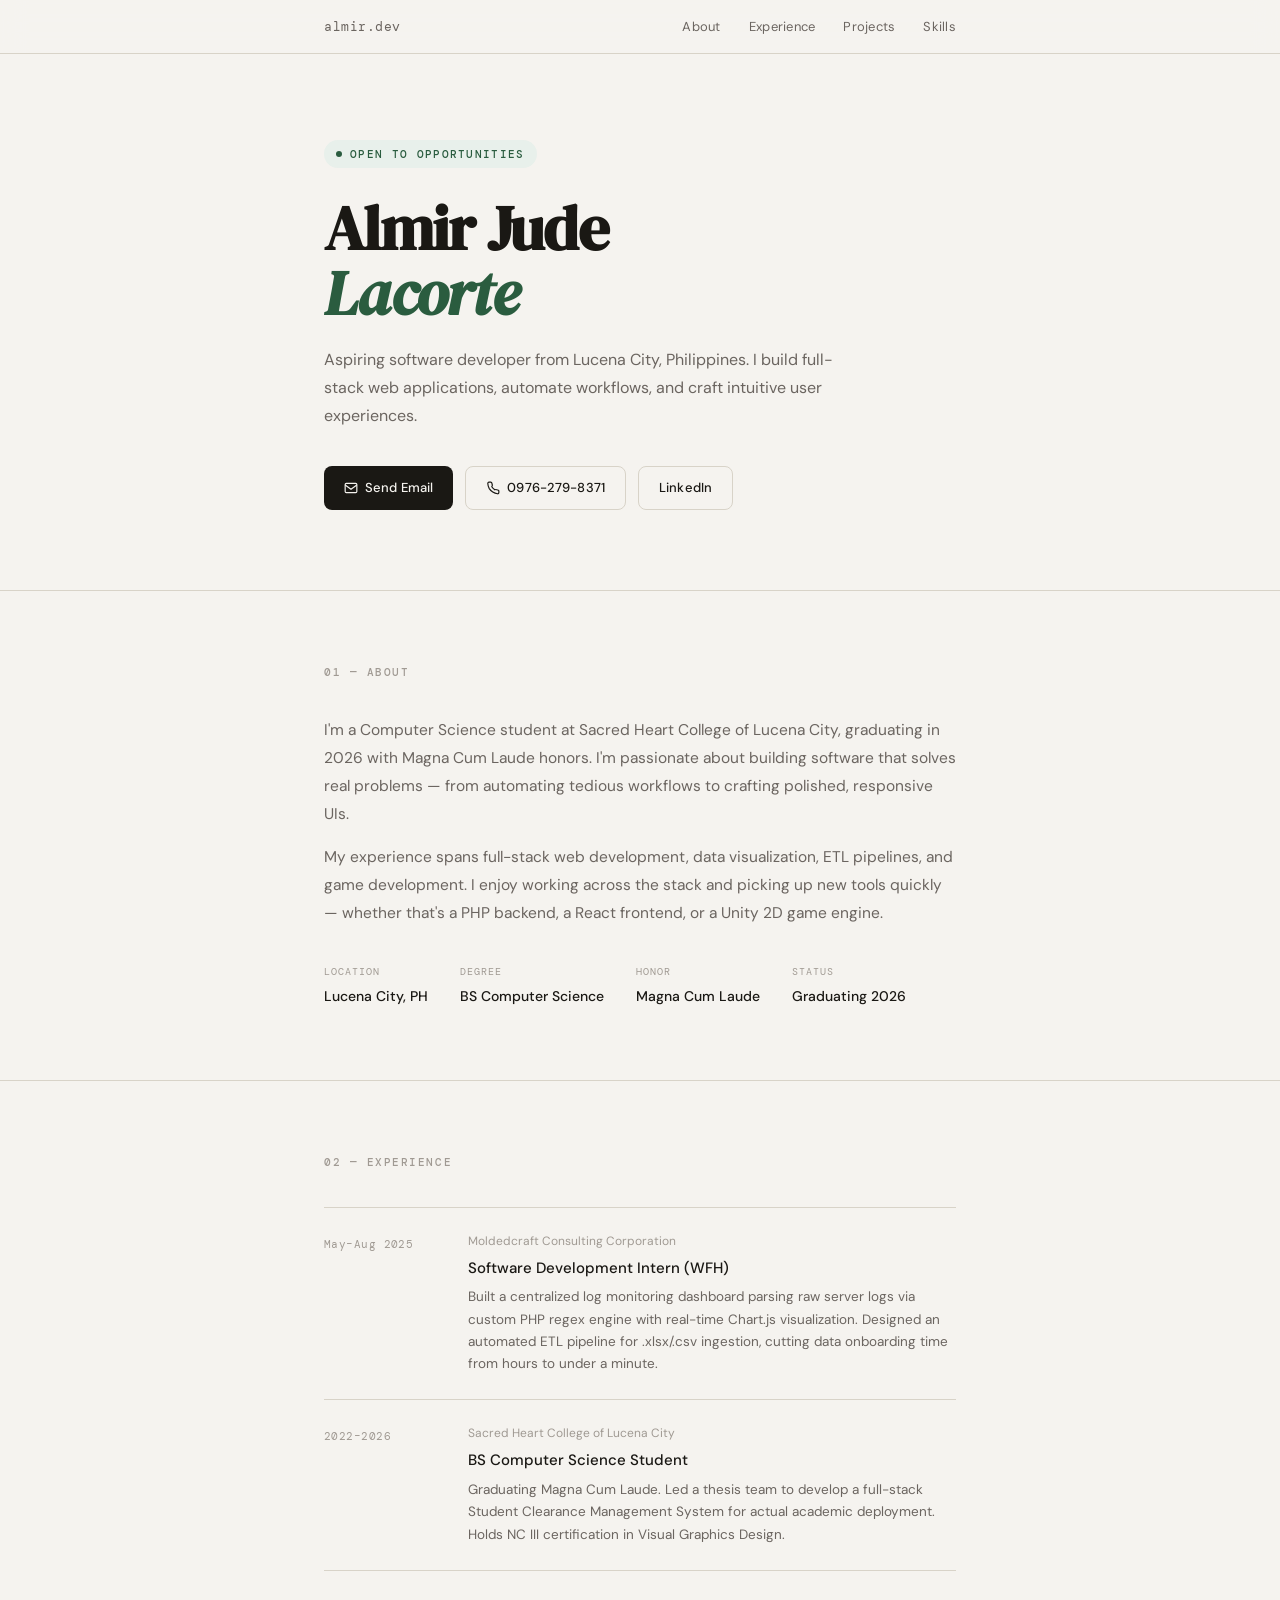
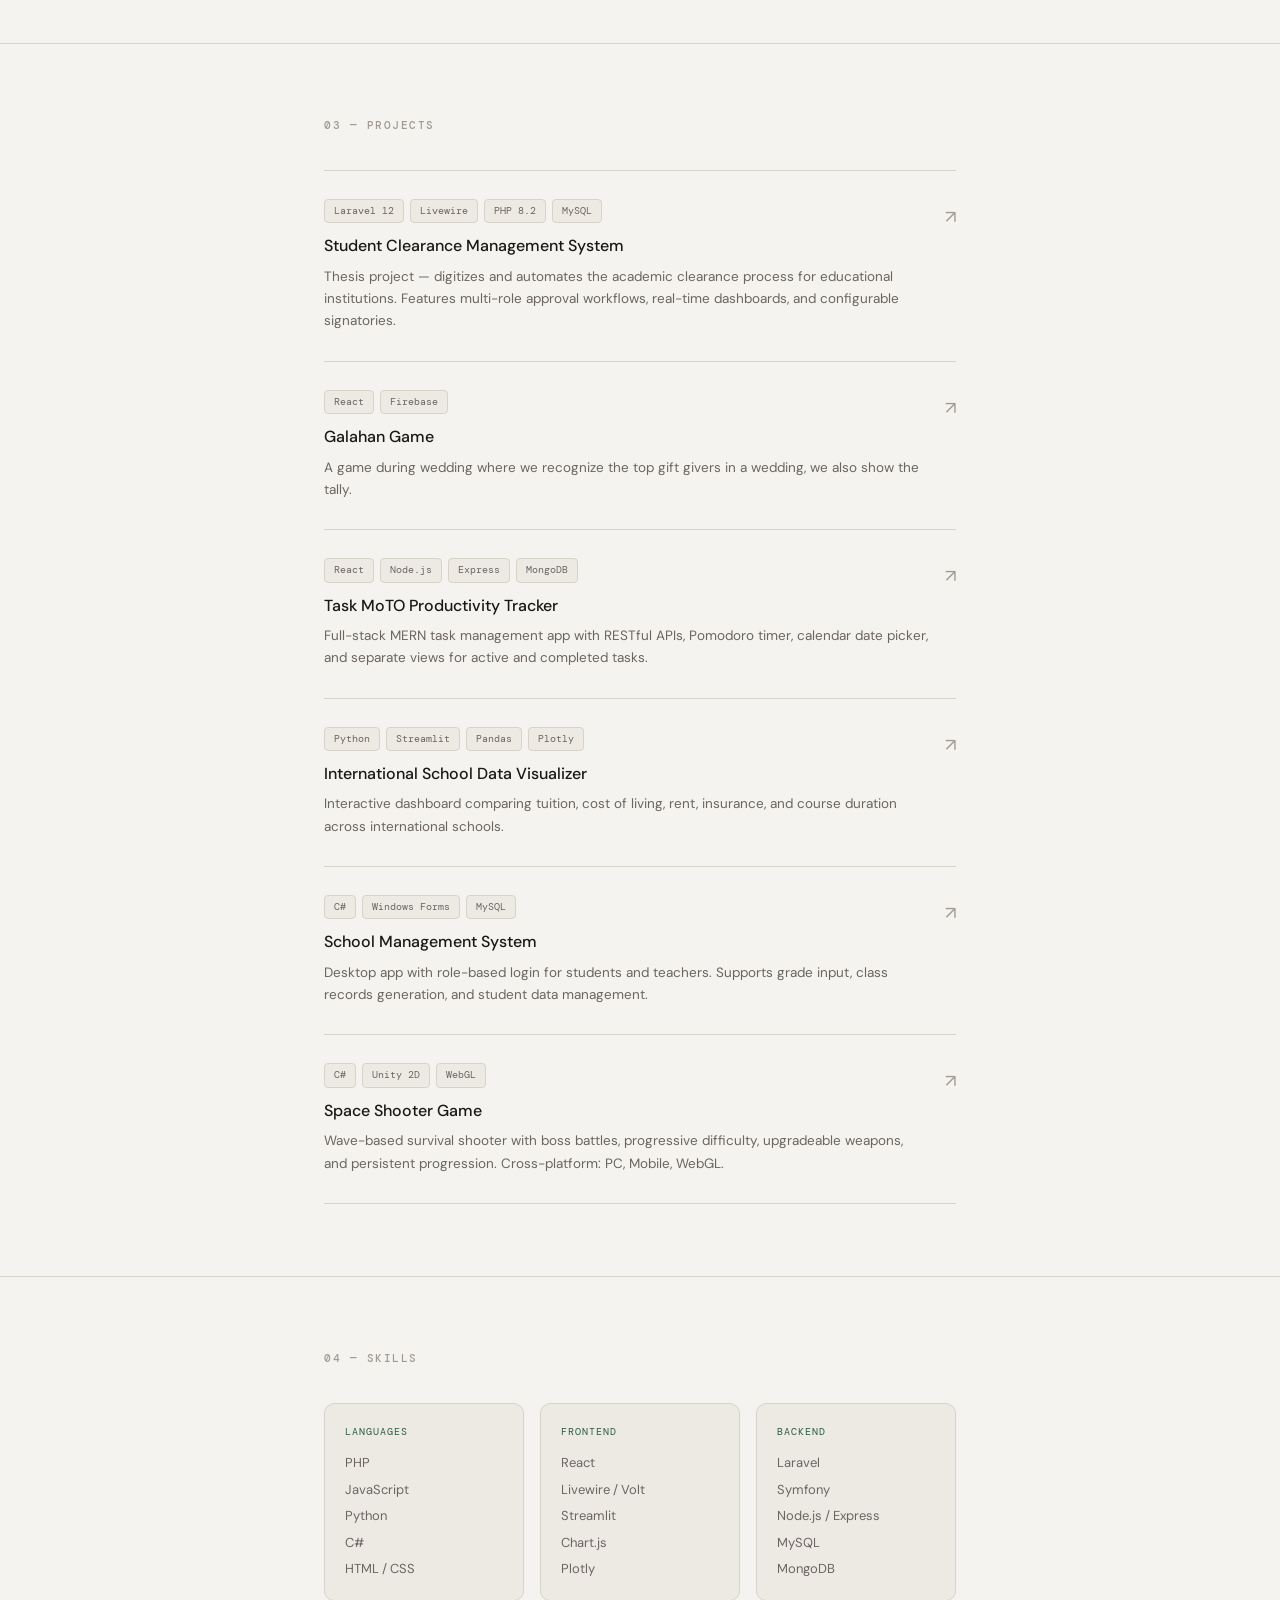
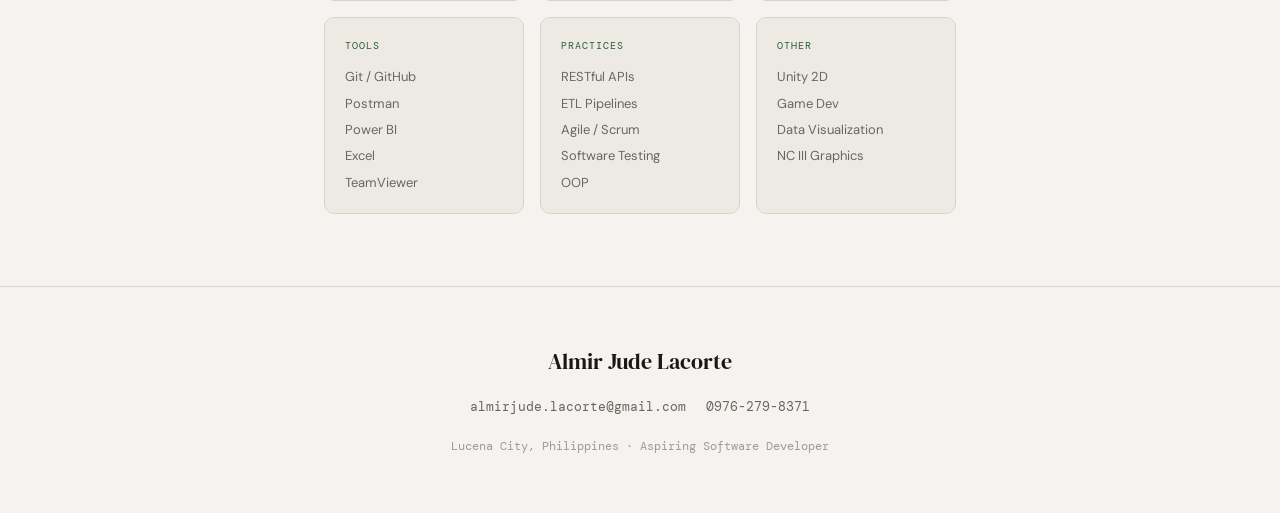
<file: index.html>
<!DOCTYPE html>
<html lang="en">
<head>
  <meta charset="UTF-8" />
  <meta name="viewport" content="width=device-width, initial-scale=1.0" />
  <title>Almir Jude Lacorte — Software Developer</title>
  <link href="https://fonts.googleapis.com/css2?family=DM+Serif+Display:ital@0;1&family=DM+Mono:wght@300;400;500&family=DM+Sans:wght@300;400;500&display=swap" rel="stylesheet" />
  <link rel="stylesheet" href="styles.css" />
</head>
<body>
  <nav>
    <div class="container">
      <span class="nav-logo">almir.dev</span>
      <ul class="nav-links">
        <li><a href="#about">About</a></li>
        <li><a href="#experience">Experience</a></li>
        <li><a href="#projects">Projects</a></li>
        <li><a href="#skills">Skills</a></li>
      </ul>
    </div>
  </nav>

  <div class="hero">
    <div class="container">
      <div class="hero-label">Open to opportunities</div>
      <h1>Almir Jude<br><em>Lacorte</em></h1>
      <p class="hero-bio">Aspiring software developer from Lucena City, Philippines. I build full-stack web applications, automate workflows, and craft intuitive user experiences.</p>
      <div class="hero-links">
        <a class="btn btn-primary" href="mailto:almirjude.lacorte@gmail.com">
          <svg width="14" height="14" fill="none" stroke="currentColor" stroke-width="2" viewBox="0 0 24 24"><rect x="2" y="4" width="20" height="16" rx="2"/><path d="m2 7 10 7 10-7"/></svg>
          Send Email
        </a>
        <a class="btn btn-secondary" href="tel:09762798371">
          <svg width="14" height="14" fill="none" stroke="currentColor" stroke-width="2" viewBox="0 0 24 24"><path d="M22 16.92v3a2 2 0 0 1-2.18 2A19.79 19.79 0 0 1 11.61 19a19.5 19.5 0 0 1-5.99-5.99A19.79 19.79 0 0 1 3.09 4.18 2 2 0 0 1 5.07 2h3a2 2 0 0 1 2 1.72c.13.96.36 1.9.7 2.81a2 2 0 0 1-.45 2.11L9.91 9.91A16 16 0 0 0 15.09 15.09l1.27-.41a2 2 0 0 1 2.11.45c.91.34 1.85.57 2.81.7A2 2 0 0 1 22 16.92z"/></svg>
          0976-279-8371
        </a>
        <a class="btn btn-secondary" href="https://www.linkedin.com/in/almir-jude-lacorte/">
          LinkedIn
        </a>
      </div>
    </div>
  </div>

  <section id="about">
    <div class="container fade-in">
      <p class="section-label">01 — About</p>
      <div class="about-text">
        <p>I'm a Computer Science student at Sacred Heart College of Lucena City, graduating in 2026 with Magna Cum Laude honors. I'm passionate about building software that solves real problems — from automating tedious workflows to crafting polished, responsive UIs.</p>
        <p>My experience spans full-stack web development, data visualization, ETL pipelines, and game development. I enjoy working across the stack and picking up new tools quickly — whether that's a PHP backend, a React frontend, or a Unity 2D game engine.</p>
      </div>
      <div class="about-meta">
        <div class="meta-item"><div class="meta-label">Location</div><div class="meta-value">Lucena City, PH</div></div>
        <div class="meta-item"><div class="meta-label">Degree</div><div class="meta-value">BS Computer Science</div></div>
        <div class="meta-item"><div class="meta-label">Honor</div><div class="meta-value">Magna Cum Laude</div></div>
        <div class="meta-item"><div class="meta-label">Status</div><div class="meta-value">Graduating 2026</div></div>
      </div>
    </div>
  </section>

  <section id="experience">
    <div class="container fade-in">
      <p class="section-label">02 — Experience</p>
      <div class="exp-item">
        <div class="exp-date">May–Aug 2025</div>
        <div>
          <div class="exp-company">Moldedcraft Consulting Corporation</div>
          <div class="exp-role">Software Development Intern (WFH)</div>
          <div class="exp-desc">Built a centralized log monitoring dashboard parsing raw server logs via custom PHP regex engine with real-time Chart.js visualization. Designed an automated ETL pipeline for .xlsx/.csv ingestion, cutting data onboarding time from hours to under a minute.</div>
        </div>
      </div>
      <div class="exp-item">
        <div class="exp-date">2022–2026</div>
        <div>
          <div class="exp-company">Sacred Heart College of Lucena City</div>
          <div class="exp-role">BS Computer Science Student</div>
          <div class="exp-desc">Graduating Magna Cum Laude. Led a thesis team to develop a full-stack Student Clearance Management System for actual academic deployment. Holds NC III certification in Visual Graphics Design.</div>
        </div>
      </div>
    </div>
  </section>

  <section id="projects">
    <div class="container fade-in">
      <p class="section-label">03 — Projects</p>
      <div class="project-item">
        <div>
          <div class="project-stack"><span class="tag">Laravel 12</span><span class="tag">Livewire</span><span class="tag">PHP 8.2</span><span class="tag">MySQL</span></div>
          <div class="project-name">Student Clearance Management System</div>
          <div class="project-desc">Thesis project — digitizes and automates the academic clearance process for educational institutions. Features multi-role approval workflows, real-time dashboards, and configurable signatories.</div>
        </div>
        <a class="project-arrow" href="projects/student-clearance.html" aria-label="Open Student Clearance Management System page">↗</a>
      </div>
      <div class="project-item">
        <div>
          <div class="project-stack"><span class="tag">React</span><span class="tag">Firebase</span></div>
          <div class="project-name">Galahan Game</div>
          <div class="project-desc">A game during wedding where we recognize the top gift givers in a wedding, we also show the tally.</div>
        </div>
        <a class="project-arrow" href="projects/galahan_game.html" aria-label="Open Galahan Game page">↗</a>
      </div>
      <div class="project-item">
        <div>
          <div class="project-stack"><span class="tag">React</span><span class="tag">Node.js</span><span class="tag">Express</span><span class="tag">MongoDB</span></div>
          <div class="project-name">Task MoTO Productivity Tracker</div>
          <div class="project-desc">Full-stack MERN task management app with RESTful APIs, Pomodoro timer, calendar date picker, and separate views for active and completed tasks.</div>
        </div>
        <a class="project-arrow" href="projects/task-moto.html" aria-label="Open Task MoTO Productivity Tracker page">↗</a>
      </div>
      <div class="project-item">
        <div>
          <div class="project-stack"><span class="tag">Python</span><span class="tag">Streamlit</span><span class="tag">Pandas</span><span class="tag">Plotly</span></div>
          <div class="project-name">International School Data Visualizer</div>
          <div class="project-desc">Interactive dashboard comparing tuition, cost of living, rent, insurance, and course duration across international schools.</div>
        </div>
        <a class="project-arrow" href="projects/school-data-visualizer.html" aria-label="Open International School Data Visualizer page">↗</a>
      </div>
      <div class="project-item">
        <div>
          <div class="project-stack"><span class="tag">C#</span><span class="tag">Windows Forms</span><span class="tag">MySQL</span></div>
          <div class="project-name">School Management System</div>
          <div class="project-desc">Desktop app with role-based login for students and teachers. Supports grade input, class records generation, and student data management.</div>
        </div>
        <a class="project-arrow" href="projects/school-management-system.html" aria-label="Open School Management System page">↗</a>
      </div>
      <div class="project-item">
        <div>
          <div class="project-stack"><span class="tag">C#</span><span class="tag">Unity 2D</span><span class="tag">WebGL</span></div>
          <div class="project-name">Space Shooter Game</div>
          <div class="project-desc">Wave-based survival shooter with boss battles, progressive difficulty, upgradeable weapons, and persistent progression. Cross-platform: PC, Mobile, WebGL.</div>
        </div>
        <a class="project-arrow" href="projects/space-shooter.html" aria-label="Open Space Shooter Game page">↗</a>
      </div>
    </div>
  </section>

  <section id="skills">
    <div class="container fade-in">
      <p class="section-label">04 — Skills</p>
      <div class="skills-grid">
        <div class="skill-group"><div class="skill-group-label">Languages</div><div class="skill-list"><span>PHP</span><span>JavaScript</span><span>Python</span><span>C#</span><span>HTML / CSS</span></div></div>
        <div class="skill-group"><div class="skill-group-label">Frontend</div><div class="skill-list"><span>React</span><span>Livewire / Volt</span><span>Streamlit</span><span>Chart.js</span><span>Plotly</span></div></div>
        <div class="skill-group"><div class="skill-group-label">Backend</div><div class="skill-list"><span>Laravel</span><span>Symfony</span><span>Node.js / Express</span><span>MySQL</span><span>MongoDB</span></div></div>
        <div class="skill-group"><div class="skill-group-label">Tools</div><div class="skill-list"><span>Git / GitHub</span><span>Postman</span><span>Power BI</span><span>Excel</span><span>TeamViewer</span></div></div>
        <div class="skill-group"><div class="skill-group-label">Practices</div><div class="skill-list"><span>RESTful APIs</span><span>ETL Pipelines</span><span>Agile / Scrum</span><span>Software Testing</span><span>OOP</span></div></div>
        <div class="skill-group"><div class="skill-group-label">Other</div><div class="skill-list"><span>Unity 2D</span><span>Game Dev</span><span>Data Visualization</span><span>NC III Graphics</span></div></div>
      </div>
    </div>
  </section>

  <footer>
    <div class="footer-name">Almir Jude Lacorte</div>
    <div class="footer-contact">
      <a href="mailto:almirjude.lacorte@gmail.com">almirjude.lacorte@gmail.com</a>
      <a href="tel:09762798371">0976-279-8371</a>
    </div>
    <p class="footer-note">Lucena City, Philippines · Aspiring Software Developer</p>
  </footer>

  <script src="script.js"></script>
</body>
</html>
</file>
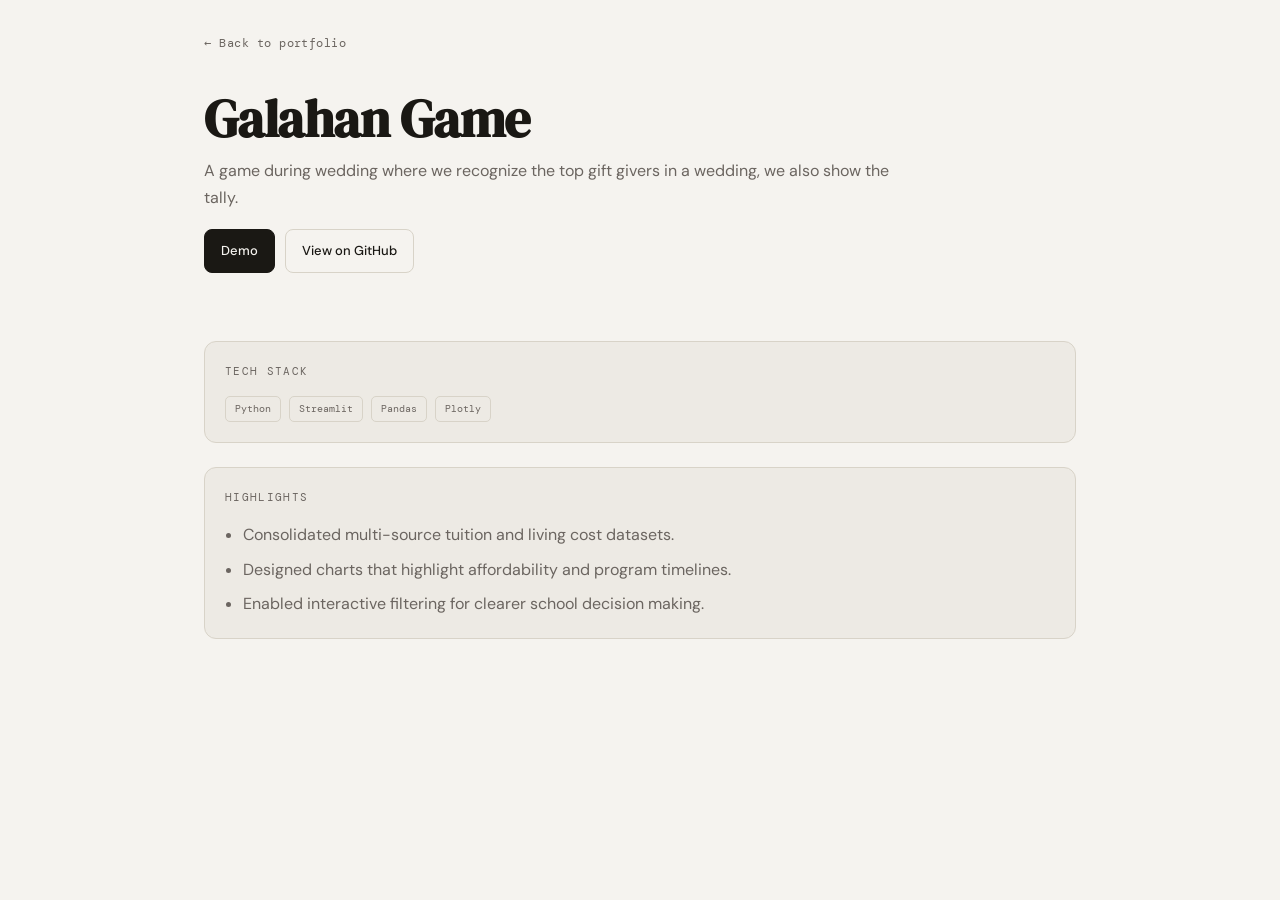
<file: projects/galahan_game.html>
<!DOCTYPE html>
<html lang="en">
<head>
  <meta charset="UTF-8" />
  <meta name="viewport" content="width=device-width, initial-scale=1.0" />
  <title>Galahan Game</title>
  <link href="https://fonts.googleapis.com/css2?family=DM+Serif+Display:ital@0;1&family=DM+Mono:wght@300;400;500&family=DM+Sans:wght@300;400;500&display=swap" rel="stylesheet" />
  <link rel="stylesheet" href="../project.css" />
</head>
<body>
  <main class="page">
    <div class="topbar">
      <a class="back-link" href="../index.html#projects">← Back to portfolio</a>
    </div>

    <h1>Galahan Game</h1>
    <p class="subtitle">A game during wedding where we recognize the top gift givers in a wedding, we also show the tally.</p>

    <div class="actions">
        <a class="btn btn-primary" href="https://almirjude.github.io/galahan_game/" target="_blank" rel="noopener noreferrer">Demo</a>
        <a class="btn btn-secondary" href="https://github.com/AlmirJude/galahan_game.git" target="_blank" rel="noopener noreferrer">View on GitHub</a>
    </div>

    <div class="actions">
    </div>

    <section class="section">
      <p class="section-label">Tech Stack</p>
      <div class="stack"><span class="tag">Python</span><span class="tag">Streamlit</span><span class="tag">Pandas</span><span class="tag">Plotly</span></div>
    </section>

    <section class="section">
      <p class="section-label">Highlights</p>
      <ul class="feature-list">
        <li>Consolidated multi-source tuition and living cost datasets.</li>
        <li>Designed charts that highlight affordability and program timelines.</li>
        <li>Enabled interactive filtering for clearer school decision making.</li>
      </ul>
    </section>
  </main>
</body>
</html>
</file>
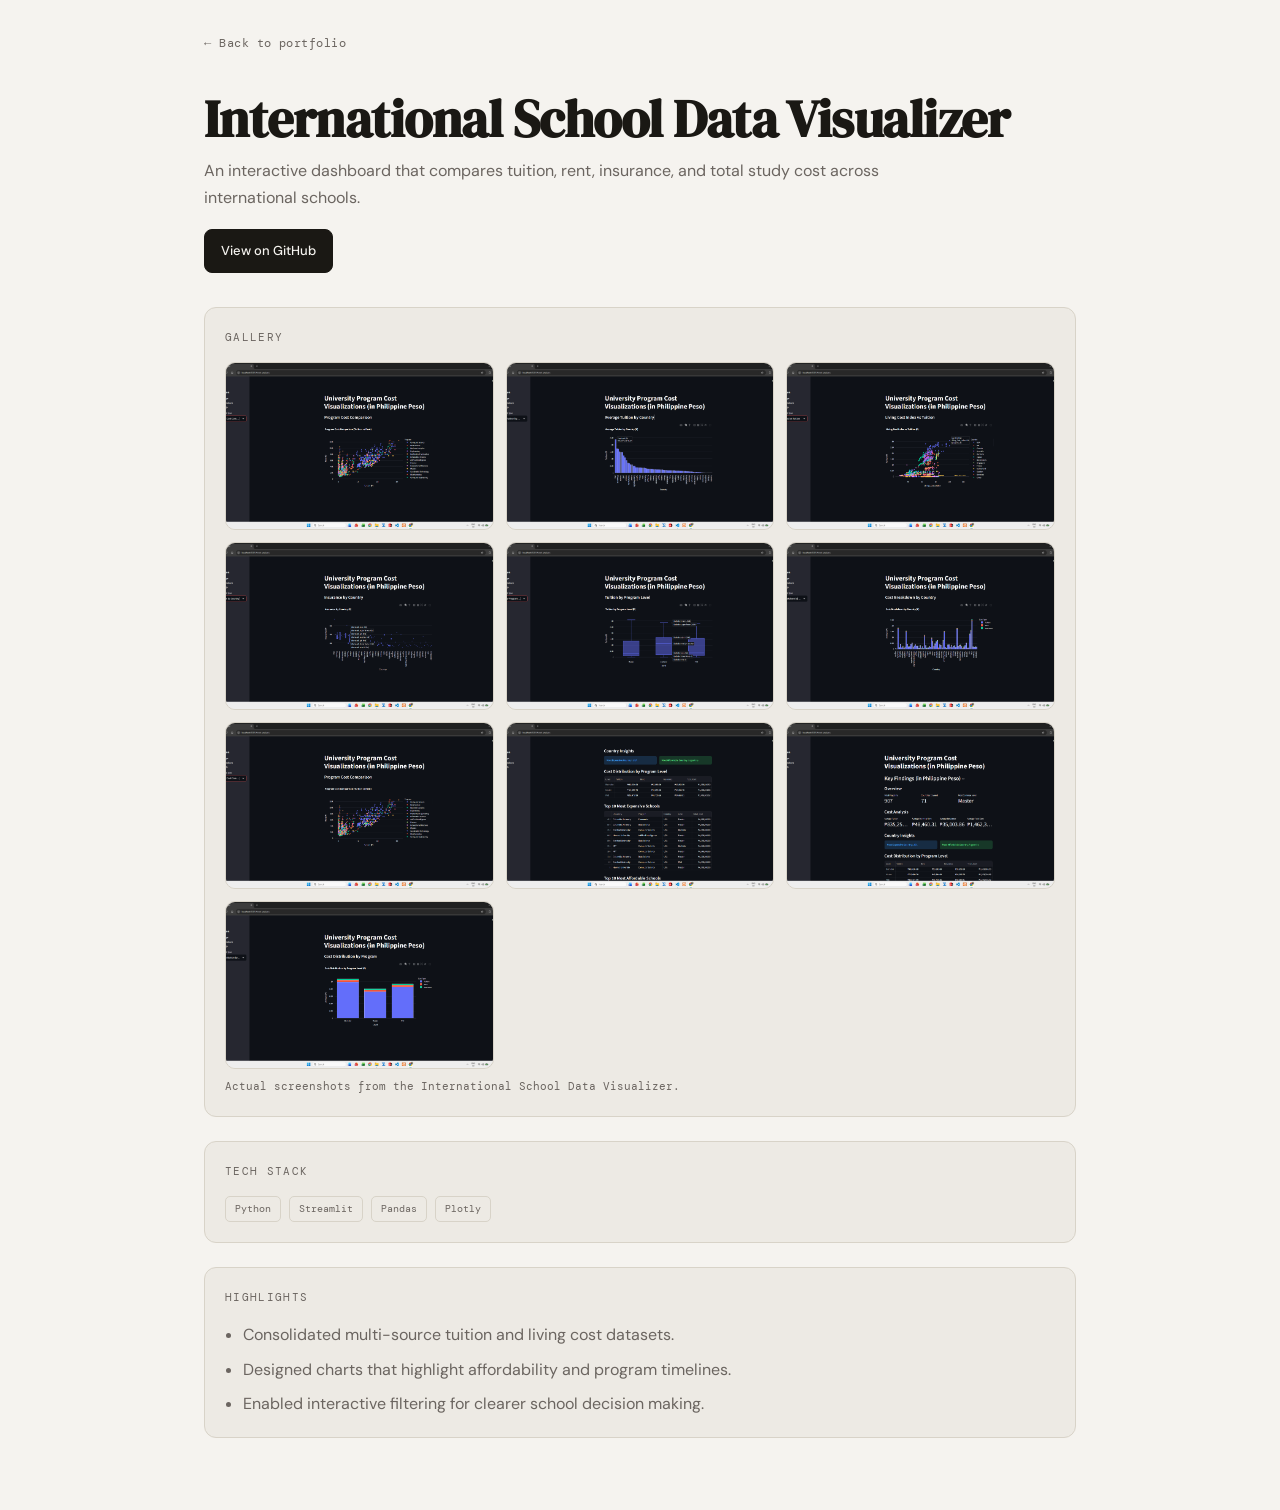
<file: projects/school-data-visualizer.html>
<!DOCTYPE html>
<html lang="en">
<head>
  <meta charset="UTF-8" />
  <meta name="viewport" content="width=device-width, initial-scale=1.0" />
  <title>International School Data Visualizer</title>
  <link href="https://fonts.googleapis.com/css2?family=DM+Serif+Display:ital@0;1&family=DM+Mono:wght@300;400;500&family=DM+Sans:wght@300;400;500&display=swap" rel="stylesheet" />
  <link rel="stylesheet" href="../project.css" />
</head>
<body>
  <main class="page">
    <div class="topbar">
      <a class="back-link" href="../index.html#projects">← Back to portfolio</a>
    </div>

    <h1>International School Data Visualizer</h1>
    <p class="subtitle">An interactive dashboard that compares tuition, rent, insurance, and total study cost across international schools.</p>

    <div class="actions">
      <a class="btn btn-primary" href="https://github.com/AlmirJude/International-School-Data-Visualizer.git" target="_blank" rel="noopener noreferrer">View on GitHub</a>
    </div>

    <section class="section">
      <p class="section-label">Gallery</p>
      <div class="gallery">
        <img src="../schoolDataVisualizer/data.png" alt="International school dataset dashboard overview" loading="lazy" />
        <img src="../schoolDataVisualizer/data-visualization-python.png" alt="Country comparison chart" loading="lazy" />
        <img src="../schoolDataVisualizer/data-visualization-python2.png" alt="Tuition and living cost comparison visualization" loading="lazy" />
        <img src="../schoolDataVisualizer/data-visualization-python3.png" alt="Insurance and rent analysis panel" loading="lazy" />
        <img src="../schoolDataVisualizer/data-visualization-python4.png" alt="Course duration analysis chart" loading="lazy" />
        <img src="../schoolDataVisualizer/data-visualization-python5.png" alt="School affordability metrics view" loading="lazy" />
        <img src="../schoolDataVisualizer/data-visualization-python6.png" alt="Interactive filter and comparison section" loading="lazy" />
        <img src="../schoolDataVisualizer/data-visualization-python7.png" alt="Regional trend visualization" loading="lazy" />
        <img src="../schoolDataVisualizer/data-visualization-python8.png" alt="Breakdown of total education costs" loading="lazy" />
        <img src="../schoolDataVisualizer/data-visualization-python9.png" alt="Summary insights for school selection" loading="lazy" />
      </div>
      <p class="caption">Actual screenshots from the International School Data Visualizer.</p>
    </section>

    <section class="section">
      <p class="section-label">Tech Stack</p>
      <div class="stack"><span class="tag">Python</span><span class="tag">Streamlit</span><span class="tag">Pandas</span><span class="tag">Plotly</span></div>
    </section>

    <section class="section">
      <p class="section-label">Highlights</p>
      <ul class="feature-list">
        <li>Consolidated multi-source tuition and living cost datasets.</li>
        <li>Designed charts that highlight affordability and program timelines.</li>
        <li>Enabled interactive filtering for clearer school decision making.</li>
      </ul>
    </section>
  </main>
</body>
</html>
</file>
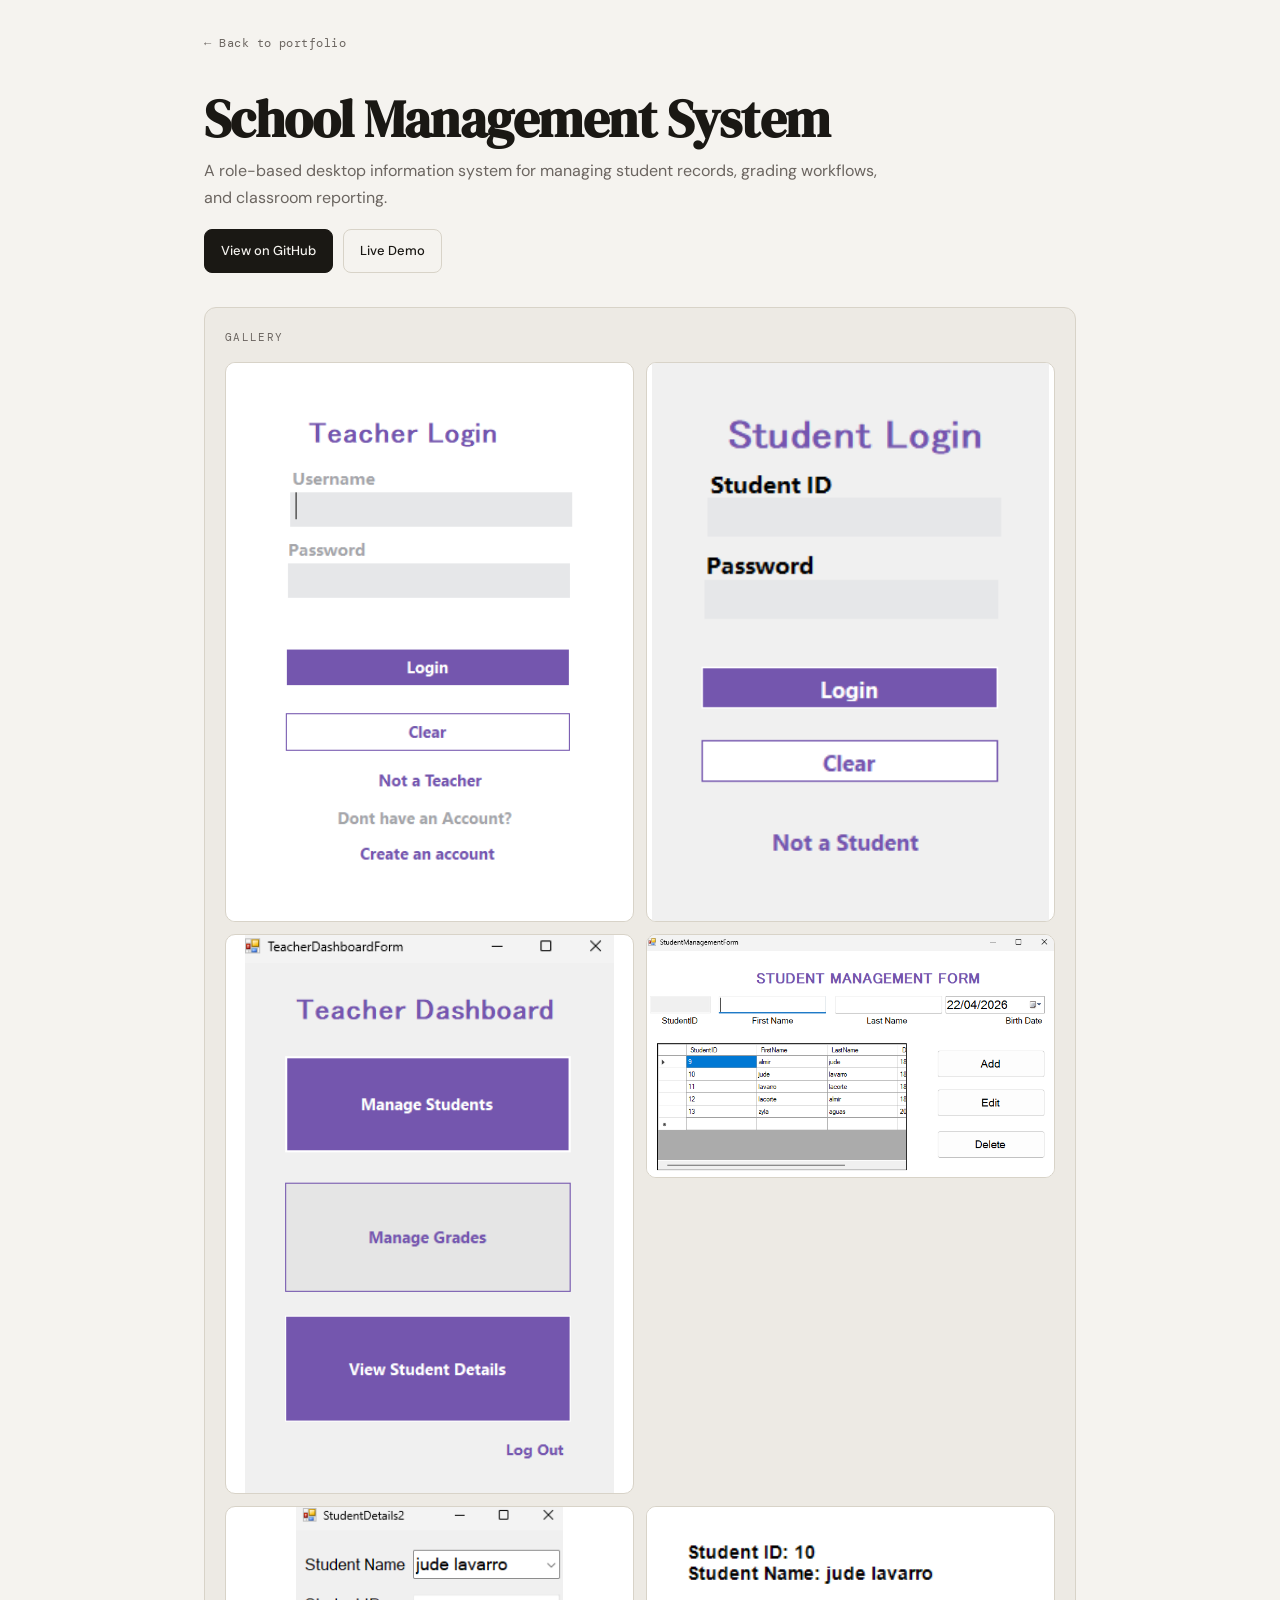
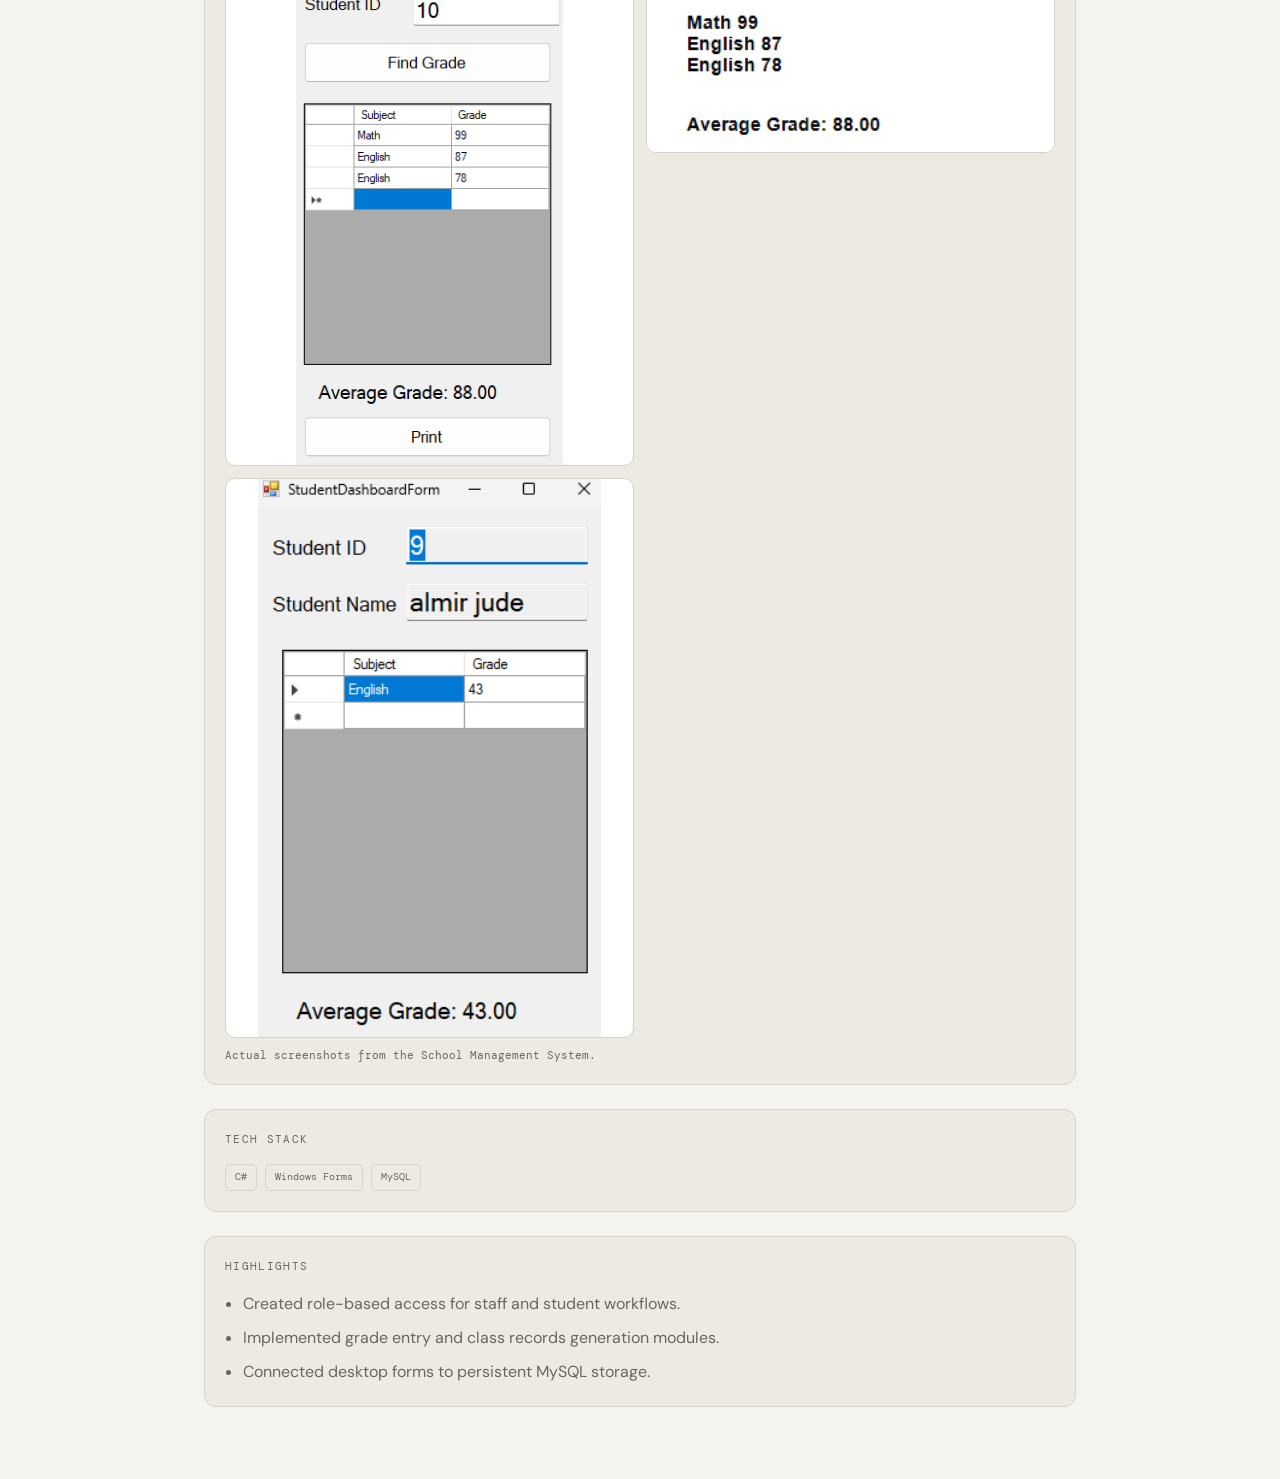
<file: projects/school-management-system.html>
<!DOCTYPE html>
<html lang="en">
<head>
  <meta charset="UTF-8" />
  <meta name="viewport" content="width=device-width, initial-scale=1.0" />
  <title>School Management System</title>
  <link href="https://fonts.googleapis.com/css2?family=DM+Serif+Display:ital@0;1&family=DM+Mono:wght@300;400;500&family=DM+Sans:wght@300;400;500&display=swap" rel="stylesheet" />
  <link rel="stylesheet" href="../project.css" />
</head>
<body>
  <main class="page">
    <div class="topbar">
      <a class="back-link" href="../index.html#projects">← Back to portfolio</a>
    </div>

    <h1>School Management System</h1>
    <p class="subtitle">A role-based desktop information system for managing student records, grading workflows, and classroom reporting.</p>

    <div class="actions">
      <a class="btn btn-primary" href="#" target="_blank" rel="noopener noreferrer">View on GitHub</a>
      <a class="btn btn-secondary" href="#" target="_blank" rel="noopener noreferrer">Live Demo</a>
    </div>

    <section class="section">
      <p class="section-label">Gallery</p>
      <div class="gallery gallery-mixed">
        <img src="../school-management-system/school.png" alt="School management login and roles screen" loading="lazy" />
        <img src="../school-management-system/school2.png" alt="Student records dashboard" loading="lazy" />
        <img src="../school-management-system/school3.png" alt="Class and enrollment management panel" loading="lazy" />
        <img src="../school-management-system/school4.png" alt="Grade encoding interface" loading="lazy" />
        <img src="../school-management-system/school5.png" alt="Teacher workflow module" loading="lazy" />
        <img src="../school-management-system/school6.png" alt="Reports and records generation screen" loading="lazy" />
        <img src="../school-management-system/school7.png" alt="Student profile and status view" loading="lazy" />
      </div>
      <p class="caption">Actual screenshots from the School Management System.</p>
    </section>

    <section class="section">
      <p class="section-label">Tech Stack</p>
      <div class="stack"><span class="tag">C#</span><span class="tag">Windows Forms</span><span class="tag">MySQL</span></div>
    </section>

    <section class="section">
      <p class="section-label">Highlights</p>
      <ul class="feature-list">
        <li>Created role-based access for staff and student workflows.</li>
        <li>Implemented grade entry and class records generation modules.</li>
        <li>Connected desktop forms to persistent MySQL storage.</li>
      </ul>
    </section>
  </main>
</body>
</html>
</file>
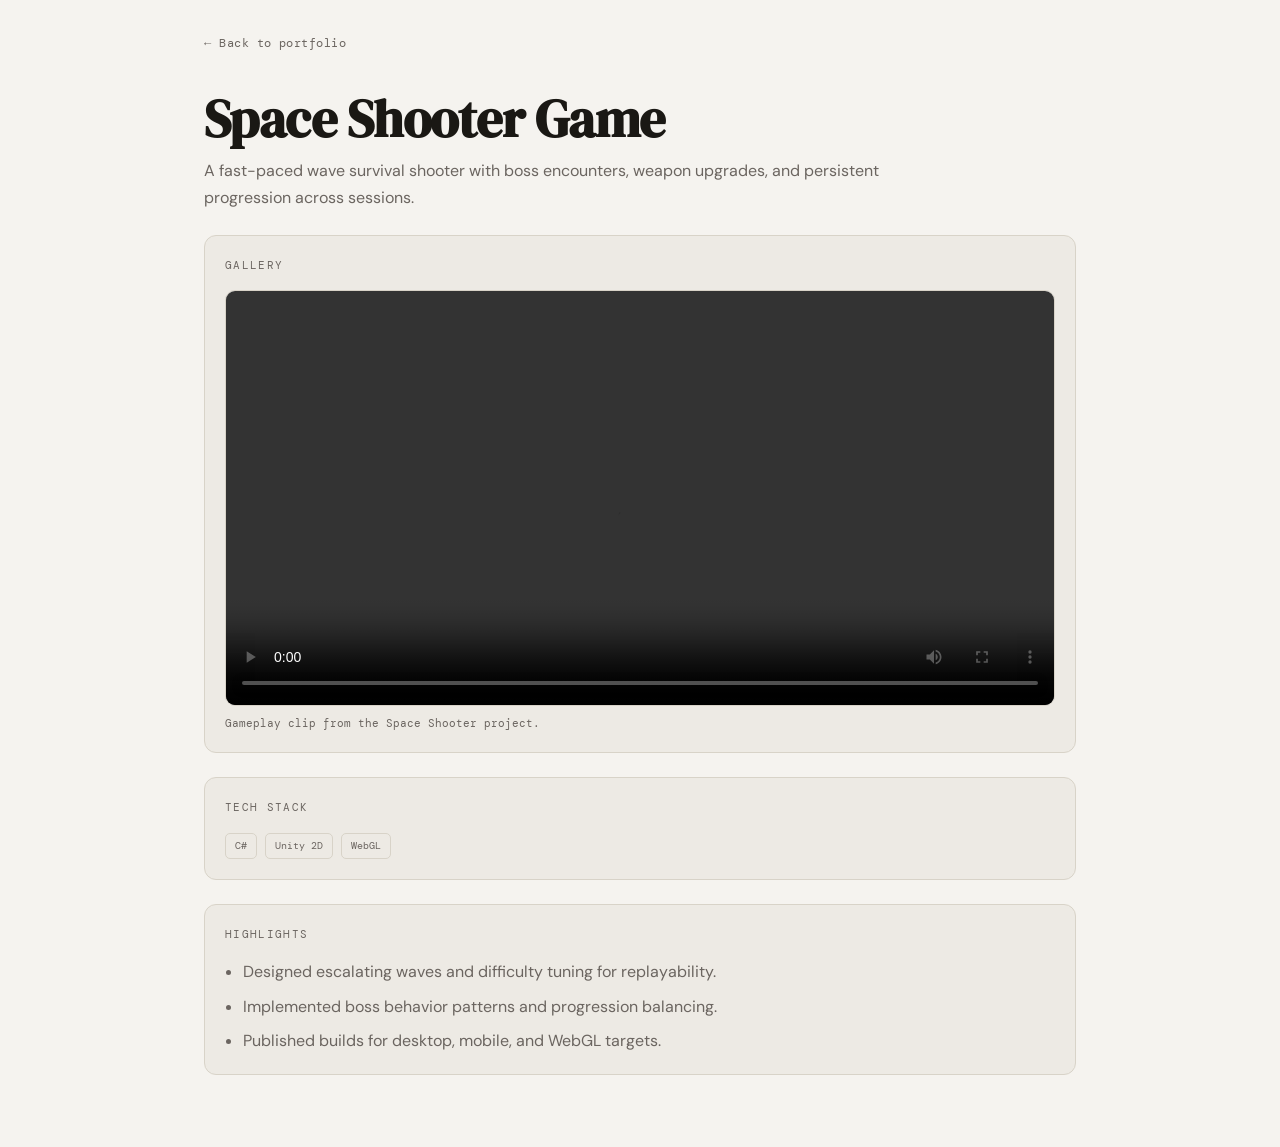
<file: projects/space-shooter.html>
<!DOCTYPE html>
<html lang="en">
<head>
  <meta charset="UTF-8" />
  <meta name="viewport" content="width=device-width, initial-scale=1.0" />
  <title>Space Shooter Game</title>
  <link href="https://fonts.googleapis.com/css2?family=DM+Serif+Display:ital@0;1&family=DM+Mono:wght@300;400;500&family=DM+Sans:wght@300;400;500&display=swap" rel="stylesheet" />
  <link rel="stylesheet" href="../project.css" />
</head>
<body>
  <main class="page">
    <div class="topbar">
      <a class="back-link" href="../index.html#projects">← Back to portfolio</a>
    </div>

    <h1>Space Shooter Game</h1>
    <p class="subtitle">A fast-paced wave survival shooter with boss encounters, weapon upgrades, and persistent progression across sessions.</p>

    <section class="section">
      <p class="section-label">Gallery</p>
      <div class="gallery gallery-mixed gallery-feature">
        <video controls preload="metadata" playsinline aria-label="Space Shooter gameplay clip">
          <source src="../spaceShooter/6a037fb5-8c4a-4db9-853c-9603b79332ee.mp4" type="video/mp4" />
          Your browser does not support the video tag.
        </video>
      </div>
      <p class="caption">Gameplay clip from the Space Shooter project.</p>
    </section>

    <section class="section">
      <p class="section-label">Tech Stack</p>
      <div class="stack"><span class="tag">C#</span><span class="tag">Unity 2D</span><span class="tag">WebGL</span></div>
    </section>

    <section class="section">
      <p class="section-label">Highlights</p>
      <ul class="feature-list">
        <li>Designed escalating waves and difficulty tuning for replayability.</li>
        <li>Implemented boss behavior patterns and progression balancing.</li>
        <li>Published builds for desktop, mobile, and WebGL targets.</li>
      </ul>
    </section>
  </main>
</body>
</html>
</file>
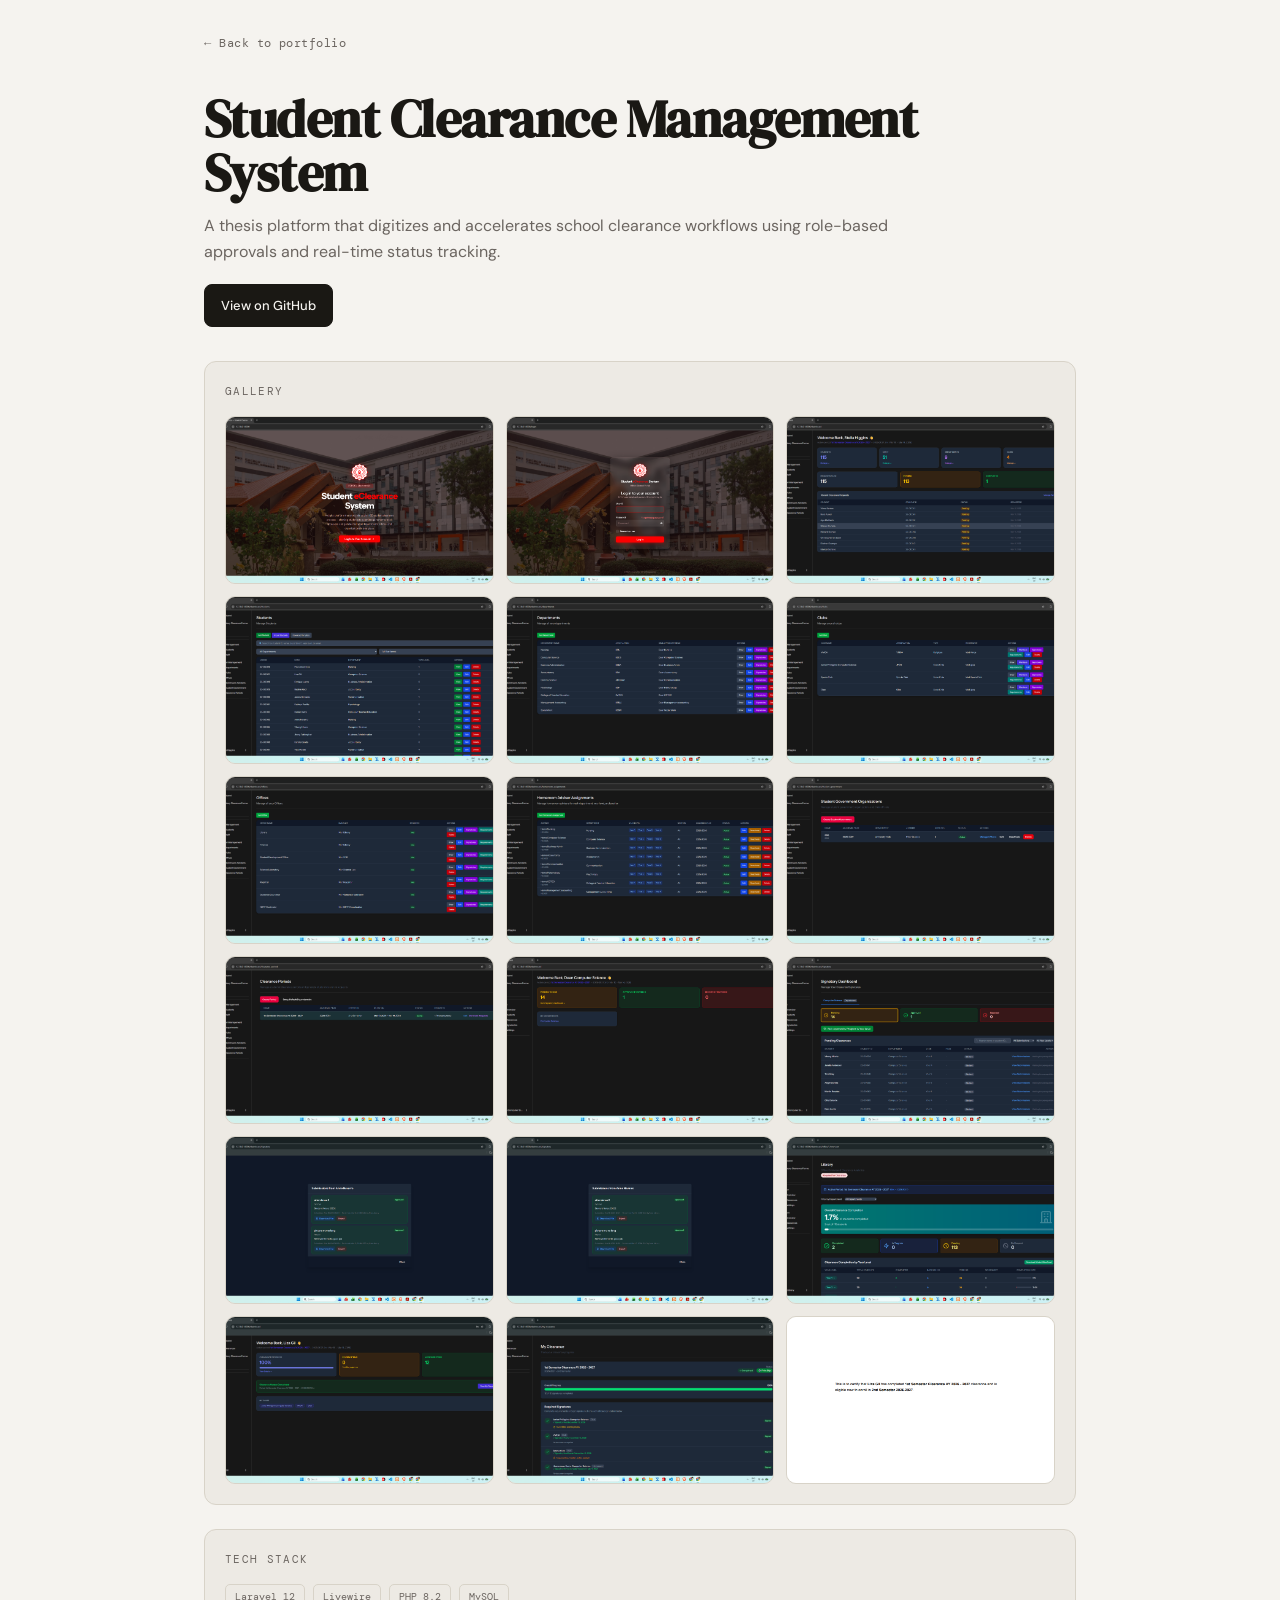
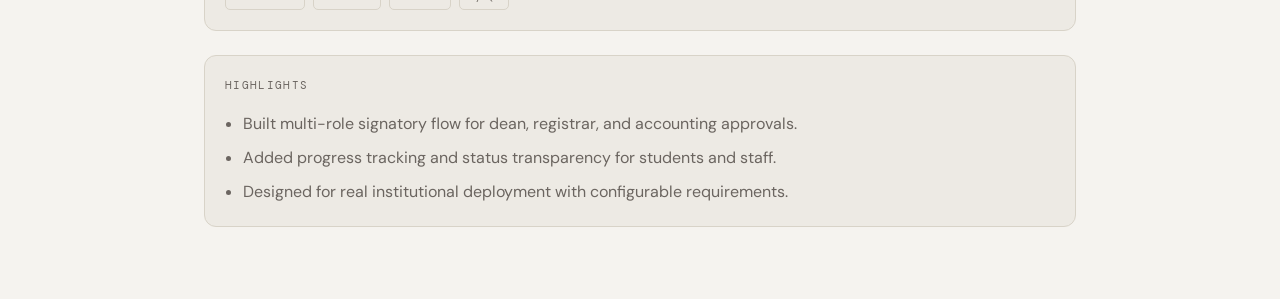
<file: projects/student-clearance.html>
<!DOCTYPE html>
<html lang="en">
<head>
  <meta charset="UTF-8" />
  <meta name="viewport" content="width=device-width, initial-scale=1.0" />
  <title>Student Clearance Management System</title>
  <link href="https://fonts.googleapis.com/css2?family=DM+Serif+Display:ital@0;1&family=DM+Mono:wght@300;400;500&family=DM+Sans:wght@300;400;500&display=swap" rel="stylesheet" />
  <link rel="stylesheet" href="../project.css" />
</head>
<body>
  <main class="page">
    <div class="topbar">
      <a class="back-link" href="../index.html#projects">← Back to portfolio</a>
    </div>

    <h1>Student Clearance Management System</h1>
    <p class="subtitle">A thesis platform that digitizes and accelerates school clearance workflows using role-based approvals and real-time status tracking.</p>

    <div class="actions">
      <a class="btn btn-primary" href="https://github.com/AlmirJude/eclearance.git" target="_blank" rel="noopener noreferrer">View on GitHub</a>
    </div>

    <section class="section">
      <p class="section-label">Gallery</p>
      <div class="gallery">
        <img src="../studentClearancePhotos/Screenshot%202026-04-07%20123609.png" alt="Student clearance dashboard overview" loading="lazy" />
        <img src="../studentClearancePhotos/Screenshot%202026-04-07%20123631.png" alt="Student request and status module" loading="lazy" />
        <img src="../studentClearancePhotos/Screenshot%202026-04-07%20123742.png" alt="Approval workflow screen" loading="lazy" />
        <img src="../studentClearancePhotos/Screenshot%202026-04-07%20123821.png" alt="Clearance records table view" loading="lazy" />
        <img src="../studentClearancePhotos/Screenshot%202026-04-07%20123852.png" alt="Student details and clearance information panel" loading="lazy" />
        <img src="../studentClearancePhotos/Screenshot%202026-04-07%20123928.png" alt="Administrative monitoring page" loading="lazy" />
        <img src="../studentClearancePhotos/Screenshot%202026-04-07%20124029.png" alt="Role-based dashboard module" loading="lazy" />
        <img src="../studentClearancePhotos/Screenshot%202026-04-07%20124053.png" alt="Clearance progress and approval state view" loading="lazy" />
        <img src="../studentClearancePhotos/Screenshot%202026-04-07%20124115.png" alt="Clearance status detail screen" loading="lazy" />
        <img src="../studentClearancePhotos/Screenshot%202026-04-07%20124137.png" alt="Approval management page" loading="lazy" />
        <img src="../studentClearancePhotos/Screenshot%202026-04-07%20124259.png" alt="Student account profile section" loading="lazy" />
        <img src="../studentClearancePhotos/Screenshot%202026-04-07%20124308.png" alt="Clearance request listing" loading="lazy" />
        <img src="../studentClearancePhotos/Screenshot%202026-04-07%20124607.png" alt="Administrative user overview" loading="lazy" />
        <img src="../studentClearancePhotos/Screenshot%202026-04-07%20124625.png" alt="Department validation panel" loading="lazy" />
        <img src="../studentClearancePhotos/Screenshot%202026-04-07%20124738.png" alt="Submission and requirements page" loading="lazy" />
        <img src="../studentClearancePhotos/Screenshot%202026-04-07%20124849.png" alt="Clearance tracking history" loading="lazy" />
        <img src="../studentClearancePhotos/Screenshot%202026-04-07%20124940.png" alt="Workflow notification screen" loading="lazy" />
        <img src="../studentClearancePhotos/Screenshot%202026-04-07%20125003.png" alt="Clearance completion state" loading="lazy" />
    </section>

    <section class="section">
      <p class="section-label">Tech Stack</p>
      <div class="stack"><span class="tag">Laravel 12</span><span class="tag">Livewire</span><span class="tag">PHP 8.2</span><span class="tag">MySQL</span></div>
    </section>

    <section class="section">
      <p class="section-label">Highlights</p>
      <ul class="feature-list">
        <li>Built multi-role signatory flow for dean, registrar, and accounting approvals.</li>
        <li>Added progress tracking and status transparency for students and staff.</li>
        <li>Designed for real institutional deployment with configurable requirements.</li>
      </ul>
    </section>
  </main>
</body>
</html>
</file>
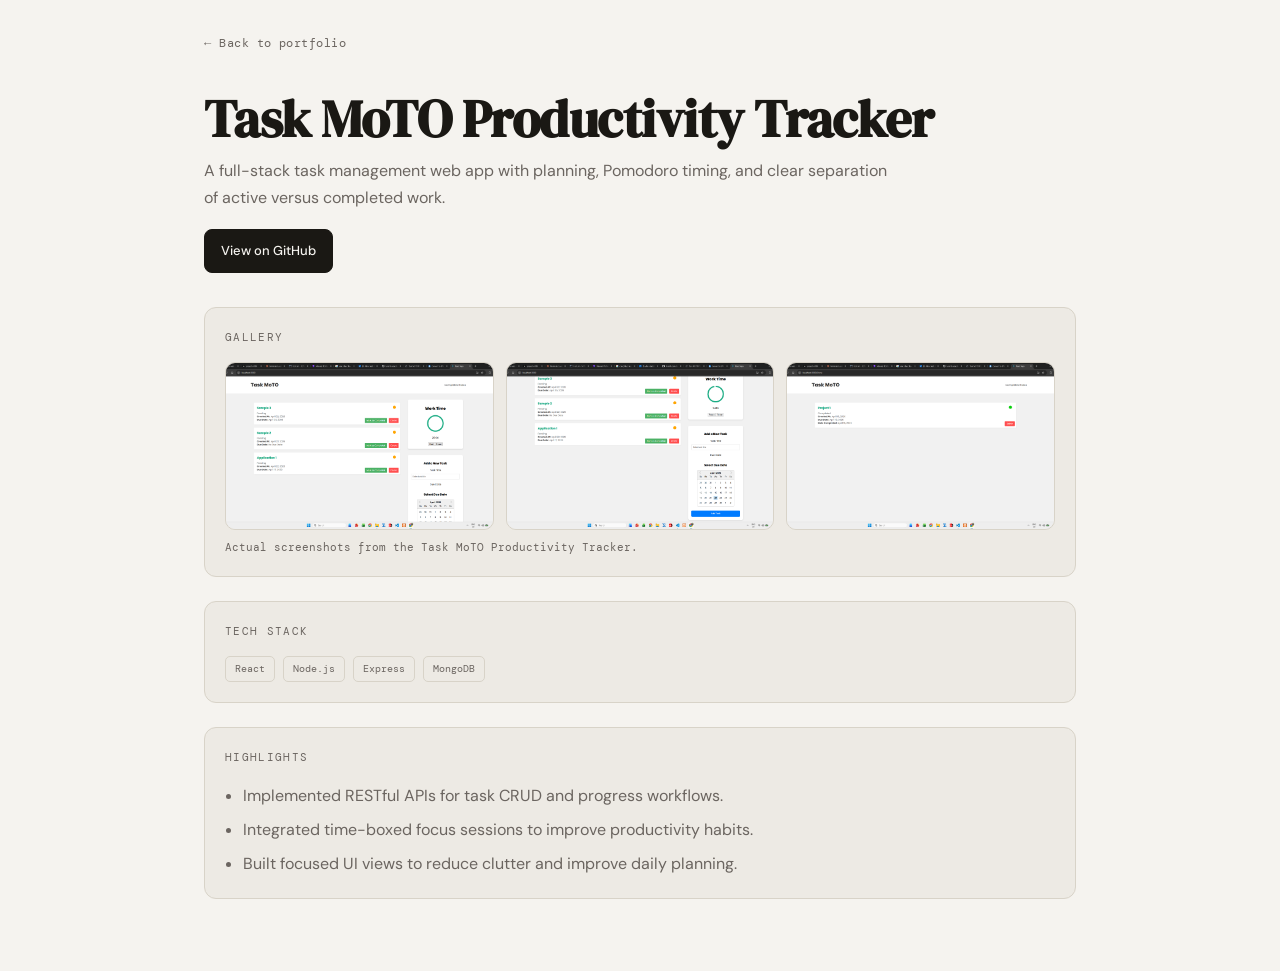
<file: projects/task-moto.html>
<!DOCTYPE html>
<html lang="en">
<head>
  <meta charset="UTF-8" />
  <meta name="viewport" content="width=device-width, initial-scale=1.0" />
  <title>Task MoTO Productivity Tracker</title>
  <link href="https://fonts.googleapis.com/css2?family=DM+Serif+Display:ital@0;1&family=DM+Mono:wght@300;400;500&family=DM+Sans:wght@300;400;500&display=swap" rel="stylesheet" />
  <link rel="stylesheet" href="../project.css" />
</head>
<body>
  <main class="page">
    <div class="topbar">
      <a class="back-link" href="../index.html#projects">← Back to portfolio</a>
    </div>

    <h1>Task MoTO Productivity Tracker</h1>
    <p class="subtitle">A full-stack task management web app with planning, Pomodoro timing, and clear separation of active versus completed work.</p>

    <div class="actions">
      <a class="btn btn-primary" href="https://github.com/AlmirJude/taskmoto.git" target="_blank" rel="noopener noreferrer">View on GitHub</a>
    </div>

    <section class="section">
      <p class="section-label">Gallery</p>
      <div class="gallery">
        <img src="../Taskmoto/Taskmoto1.png" alt="Task MoTO task board view" loading="lazy" />
        <img src="../Taskmoto/Taskmoto2.png" alt="Task MoTO pomodoro timer panel" loading="lazy" />
        <img src="../Taskmoto/Taskmoto3.png" alt="Task MoTO calendar planning view" loading="lazy" />
      </div>
      <p class="caption">Actual screenshots from the Task MoTO Productivity Tracker.</p>
    </section>

    <section class="section">
      <p class="section-label">Tech Stack</p>
      <div class="stack"><span class="tag">React</span><span class="tag">Node.js</span><span class="tag">Express</span><span class="tag">MongoDB</span></div>
    </section>

    <section class="section">
      <p class="section-label">Highlights</p>
      <ul class="feature-list">
        <li>Implemented RESTful APIs for task CRUD and progress workflows.</li>
        <li>Integrated time-boxed focus sessions to improve productivity habits.</li>
        <li>Built focused UI views to reduce clutter and improve daily planning.</li>
      </ul>
    </section>
  </main>
</body>
</html>
</file>
<file: styles.css>
*, *::before, *::after { box-sizing: border-box; margin: 0; padding: 0; }
:root {
  --bg: #f5f3ef; --surface: #edeae4; --border: #d8d3c8;
  --ink: #1a1814; --ink-muted: #6b6560; --ink-faint: #a09a93;
  --accent: #2a5c3f; --accent-light: #e8f0eb;
  --serif: 'DM Serif Display', Georgia, serif;
  --mono: 'DM Mono', monospace; --sans: 'DM Sans', sans-serif;
}
html { scroll-behavior: smooth; }
body { background: var(--bg); color: var(--ink); font-family: var(--sans); font-size: 15px; line-height: 1.65; -webkit-font-smoothing: antialiased; }
.container { max-width: 680px; margin: 0 auto; padding: 0 24px; }
nav { position: fixed; top: 0; left: 0; right: 0; background: rgba(245,243,239,0.88); backdrop-filter: blur(12px); border-bottom: 1px solid var(--border); z-index: 100; padding: 14px 0; }
nav .container { display: flex; justify-content: space-between; align-items: center; }
.nav-logo { font-family: var(--mono); font-size: 13px; color: var(--ink-muted); letter-spacing: 0.04em; }
.nav-links { display: flex; gap: 28px; list-style: none; }
.nav-links a { font-size: 13px; color: var(--ink-muted); text-decoration: none; letter-spacing: 0.02em; transition: color 0.2s; }
.nav-links a:hover { color: var(--accent); }
.hero { padding: 140px 0 80px; border-bottom: 1px solid var(--border); }
.hero-label { display: inline-flex; align-items: center; gap: 8px; font-family: var(--mono); font-size: 11px; font-weight: 500; color: var(--accent); letter-spacing: 0.12em; text-transform: uppercase; background: var(--accent-light); padding: 5px 12px; border-radius: 100px; margin-bottom: 28px; }
.hero-label::before { content: ''; width: 6px; height: 6px; border-radius: 50%; background: var(--accent); display: block; animation: pulse 2s infinite; }
@keyframes pulse { 0%,100%{opacity:1}50%{opacity:0.4} }
h1 { font-family: var(--serif); font-size: clamp(42px,7vw,62px); line-height: 1.05; letter-spacing: -0.02em; color: var(--ink); margin-bottom: 20px; }
h1 em { font-style: italic; color: var(--accent); }
.hero-bio { font-size: 16px; color: var(--ink-muted); max-width: 520px; margin-bottom: 36px; line-height: 1.75; }
.hero-links { display: flex; gap: 12px; flex-wrap: wrap; }
.btn { display: inline-flex; align-items: center; gap: 7px; padding: 10px 20px; border-radius: 8px; font-size: 13px; font-weight: 500; text-decoration: none; transition: all 0.2s; letter-spacing: 0.01em; font-family: var(--sans); }
.btn-primary { background: var(--ink); color: var(--bg); }
.btn-primary:hover { background: var(--accent); transform: translateY(-1px); }
.btn-secondary { background: transparent; color: var(--ink); border: 1px solid var(--border); }
.btn-secondary:hover { border-color: var(--ink); transform: translateY(-1px); }
section { padding: 72px 0; border-bottom: 1px solid var(--border); }
.section-label { font-family: var(--mono); font-size: 11px; font-weight: 500; color: var(--ink-faint); letter-spacing: 0.14em; text-transform: uppercase; margin-bottom: 36px; }
.about-text { color: var(--ink-muted); line-height: 1.8; font-size: 15.5px; }
.about-text p + p { margin-top: 16px; }
.about-meta { display: flex; gap: 32px; margin-top: 36px; flex-wrap: wrap; }
.meta-label { font-family: var(--mono); font-size: 10px; color: var(--ink-faint); letter-spacing: 0.1em; text-transform: uppercase; margin-bottom: 4px; }
.meta-value { font-size: 14px; font-weight: 500; color: var(--ink); }
.exp-item { display: grid; grid-template-columns: 120px 1fr; gap: 0 24px; padding: 24px 0; border-top: 1px solid var(--border); }
.exp-item:last-child { border-bottom: 1px solid var(--border); }
.exp-date { font-family: var(--mono); font-size: 11px; color: var(--ink-faint); padding-top: 3px; letter-spacing: 0.04em; }
.exp-company { font-size: 12px; color: var(--ink-faint); margin-bottom: 4px; }
.exp-role { font-weight: 500; font-size: 15px; color: var(--ink); margin-bottom: 6px; }
.exp-desc { font-size: 13.5px; color: var(--ink-muted); line-height: 1.65; }
.project-item { padding: 28px 0; border-top: 1px solid var(--border); display: grid; grid-template-columns: 1fr auto; gap: 16px; align-items: start; }
.project-item:last-child { border-bottom: 1px solid var(--border); }
.project-stack { display: flex; gap: 6px; flex-wrap: wrap; margin-bottom: 10px; }
.tag { font-family: var(--mono); font-size: 10px; background: var(--surface); color: var(--ink-muted); padding: 3px 9px; border-radius: 4px; border: 1px solid var(--border); }
.project-name { font-weight: 500; font-size: 16px; color: var(--ink); margin-bottom: 6px; }
.project-desc { font-size: 13.5px; color: var(--ink-muted); line-height: 1.65; }
.project-arrow { color: var(--ink-faint); font-size: 18px; margin-top: 4px; flex-shrink: 0; text-decoration: none; transition: color 0.2s; }
.project-arrow:hover { color: var(--accent); }
.skills-grid { display: grid; grid-template-columns: repeat(3, 1fr); gap: 16px; }
.skill-group { background: var(--surface); border: 1px solid var(--border); border-radius: 10px; padding: 20px; }
.skill-group-label { font-family: var(--mono); font-size: 10px; color: var(--accent); letter-spacing: 0.1em; text-transform: uppercase; margin-bottom: 12px; }
.skill-list { display: flex; flex-direction: column; gap: 5px; }
.skill-list span { font-size: 13px; color: var(--ink-muted); }
footer { padding: 56px 0; display: flex; flex-direction: column; align-items: center; gap: 16px; text-align: center; }
.footer-name { font-family: var(--serif); font-size: 22px; color: var(--ink); }
.footer-contact { display: flex; gap: 20px; flex-wrap: wrap; justify-content: center; }
.footer-contact a { font-size: 13px; color: var(--ink-muted); text-decoration: none; font-family: var(--mono); transition: color 0.2s; }
.footer-contact a:hover { color: var(--accent); }
.footer-note { font-size: 12px; color: var(--ink-faint); font-family: var(--mono); margin-top: 4px; }
.fade-in { opacity: 0; transform: translateY(18px); transition: opacity 0.55s ease, transform 0.55s ease; }
.fade-in.visible { opacity: 1; transform: none; }
@media (max-width: 600px) { .exp-item { grid-template-columns: 1fr; gap: 4px; } .exp-date { margin-bottom: 4px; } nav .nav-links { display: none; } .skills-grid { grid-template-columns: 1fr 1fr; } }
</file>
<file: project.css>
*, *::before, *::after { box-sizing: border-box; margin: 0; padding: 0; }
:root {
  --bg: #f5f3ef;
  --surface: #edeae4;
  --border: #d8d3c8;
  --ink: #1a1814;
  --ink-muted: #6b6560;
  --accent: #2a5c3f;
  --accent-light: #e8f0eb;
  --serif: 'DM Serif Display', Georgia, serif;
  --mono: 'DM Mono', monospace;
  --sans: 'DM Sans', sans-serif;
}
body {
  background: var(--bg);
  color: var(--ink);
  font-family: var(--sans);
  line-height: 1.65;
  -webkit-font-smoothing: antialiased;
}
.page {
  max-width: 920px;
  margin: 0 auto;
  padding: 34px 24px 72px;
}
.topbar {
  display: flex;
  justify-content: space-between;
  align-items: center;
  gap: 16px;
  margin-bottom: 38px;
}
.back-link {
  font-family: var(--mono);
  font-size: 12px;
  letter-spacing: 0.04em;
  text-decoration: none;
  color: var(--ink-muted);
}
.back-link:hover { color: var(--accent); }
.status {
  font-family: var(--mono);
  font-size: 11px;
  letter-spacing: 0.11em;
  color: var(--accent);
  text-transform: uppercase;
  background: var(--accent-light);
  border-radius: 999px;
  padding: 5px 11px;
}
h1 {
  font-family: var(--serif);
  font-size: clamp(34px, 5vw, 52px);
  line-height: 1.05;
  letter-spacing: -0.01em;
  margin-bottom: 12px;
}
.subtitle {
  max-width: 700px;
  color: var(--ink-muted);
  margin-bottom: 18px;
}
.actions {
  display: flex;
  flex-wrap: wrap;
  gap: 10px;
  margin-bottom: 34px;
}
.btn {
  display: inline-flex;
  align-items: center;
  justify-content: center;
  border-radius: 8px;
  padding: 10px 16px;
  font-size: 13px;
  font-weight: 500;
  text-decoration: none;
  border: 1px solid var(--border);
  transition: transform 0.15s ease, border-color 0.15s ease, color 0.15s ease;
}
.btn:hover { transform: translateY(-1px); }
.btn-primary {
  background: var(--ink);
  color: var(--bg);
  border-color: var(--ink);
}
.btn-primary:hover {
  background: var(--accent);
  border-color: var(--accent);
}
.btn-secondary {
  background: transparent;
  color: var(--ink);
}
.btn-secondary:hover { border-color: var(--ink); }
.section {
  border: 1px solid var(--border);
  border-radius: 12px;
  background: var(--surface);
  padding: 20px;
  margin-top: 24px;
}
.section-label {
  font-family: var(--mono);
  font-size: 11px;
  letter-spacing: 0.12em;
  text-transform: uppercase;
  color: var(--ink-muted);
  margin-bottom: 16px;
}
.stack {
  display: flex;
  flex-wrap: wrap;
  gap: 8px;
}
.tag {
  font-family: var(--mono);
  font-size: 10px;
  border: 1px solid var(--border);
  background: var(--surface);
  border-radius: 5px;
  padding: 4px 9px;
  color: var(--ink-muted);
}
.feature-list {
  padding-left: 18px;
  color: var(--ink-muted);
}
.feature-list li + li { margin-top: 8px; }
.gallery {
  display: grid;
  grid-template-columns: repeat(3, 1fr);
  gap: 12px;
}
.gallery img {
  display: block;
  width: 100%;
  aspect-ratio: 16 / 10;
  object-fit: cover;
  border: 1px solid var(--border);
  border-radius: 10px;
  background: var(--surface);
}
.gallery video {
  display: block;
  width: 100%;
  aspect-ratio: 16 / 10;
  object-fit: cover;
  border: 1px solid var(--border);
  border-radius: 10px;
  background: #000;
}
.gallery-mixed {
  grid-template-columns: repeat(2, minmax(0, 1fr));
  align-items: start;
}
.gallery-mixed img,
.gallery-mixed video {
  aspect-ratio: auto;
  object-fit: contain;
  max-height: 560px;
  background: #fff;
}
.gallery-feature {
  grid-template-columns: 1fr;
}
.caption {
  margin-top: 8px;
  font-family: var(--mono);
  font-size: 11px;
  color: var(--ink-muted);
}
@media (max-width: 760px) {
  .gallery { grid-template-columns: repeat(2, 1fr); }
  .gallery-mixed { grid-template-columns: 1fr; }
  .page { padding-top: 22px; }
}
@media (max-width: 520px) {
  .gallery { grid-template-columns: 1fr; }
}
</file>
